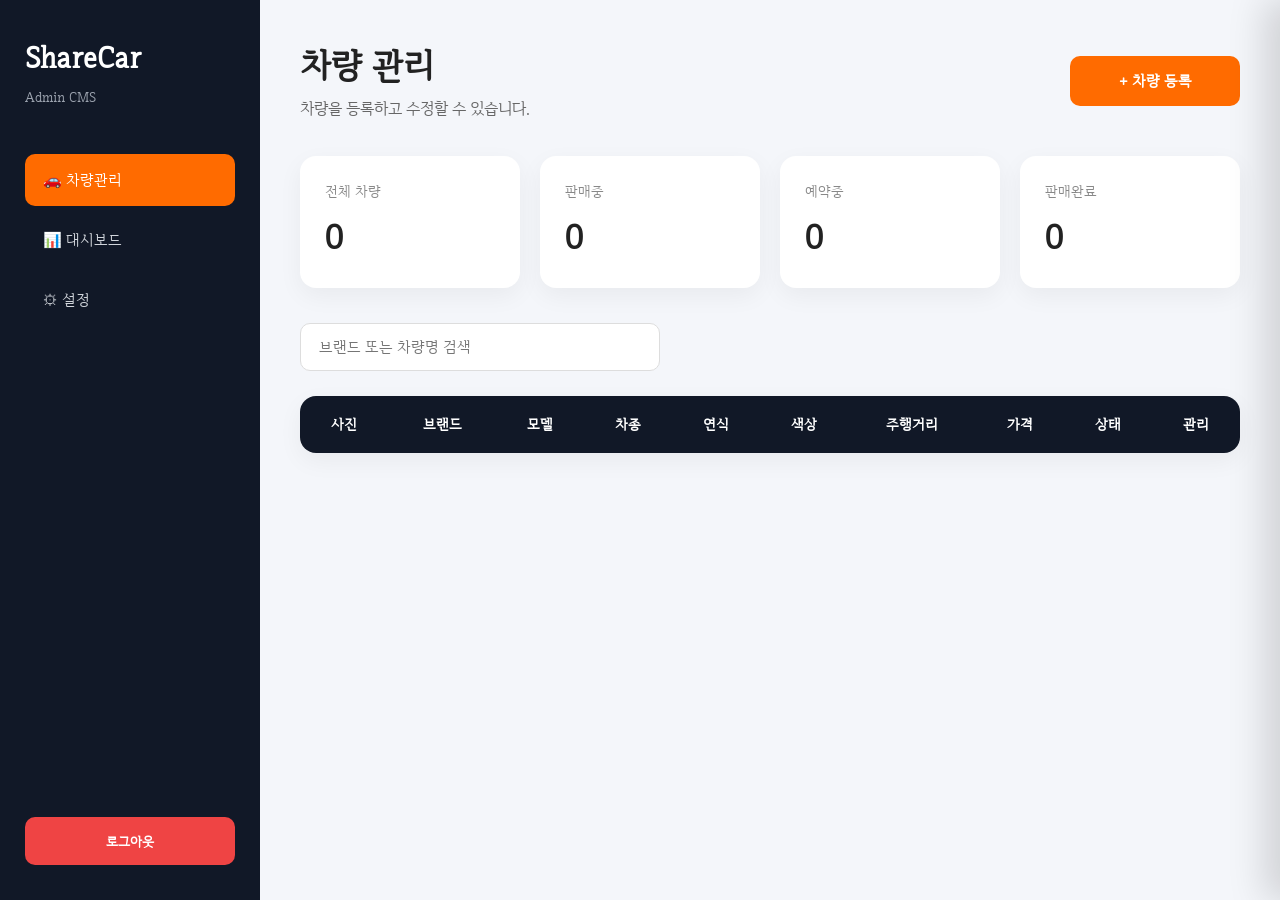
<file: admin/dashboard.html>
<!DOCTYPE html>
<html lang="ko">

<head>

    <meta charset="UTF-8">
    <meta name="viewport" content="width=device-width, initial-scale=1.0">

    <title>ShareCar 관리자</title>

    <link rel="stylesheet" href="../css/base.css">
    <link rel="stylesheet" href="css/admin.css">

</head>

<body>

<div class="admin-layout">

    <!-- ==========================
        Sidebar
    =========================== -->

    <aside class="sidebar">

        <div class="logo">

            <h2>ShareCar</h2>

            <span>Admin CMS</span>

        </div>

        <nav>

            <button class="menu active">

                🚗 차량관리

            </button>

            <button class="menu">

                📊 대시보드

            </button>

            <button class="menu">

                ⚙ 설정

            </button>

        </nav>

        <div class="bottom">

            <button id="logoutBtn">

                로그아웃

            </button>

        </div>

    </aside>

    <!-- ==========================
        Main
    =========================== -->

    <main class="content">

        <header class="page-header">

            <div>

                <h1>차량 관리</h1>

                <p>차량을 등록하고 수정할 수 있습니다.</p>

            </div>

            <button id="addCarBtn">

                + 차량 등록

            </button>

        </header>

        <!-- 통계 -->

        <section class="summary">

            <div class="summary-card">

                <span>전체 차량</span>

                <strong id="totalCount">0</strong>

            </div>

            <div class="summary-card">

                <span>판매중</span>

                <strong id="saleCount">0</strong>

            </div>

            <div class="summary-card">

                <span>예약중</span>

                <strong id="reserveCount">0</strong>

            </div>

            <div class="summary-card">

                <span>판매완료</span>

                <strong id="soldCount">0</strong>

            </div>

        </section>

        <!-- 검색 -->

        <section class="toolbar">

            <input
                id="searchInput"
                type="text"
                placeholder="브랜드 또는 차량명 검색">

        </section>

        <!-- 차량 테이블 -->

        <section class="table-wrap">

            <table>

                <thead>

                    <tr>

                        <th>사진</th>

                        <th>브랜드</th>

                        <th>모델</th>

                        <th>차종</th>

                        <th>연식</th>

                        <th>색상</th>

                        <th>주행거리</th>

                        <th>가격</th>

                        <th>상태</th>

                        <th>관리</th>

                    </tr>

                </thead>

                <tbody id="carTable">

                </tbody>

            </table>

        </section>

    </main>

</div>

<!-- ==========================
등록 슬라이드 패널
========================== -->

<div class="drawer" id="carDrawer">

    <div class="drawer-header">

        <h2>차량 등록</h2>

        <button id="closeDrawer">

            ✕

        </button>

    </div>

    <form id="carForm">

        <label>

    브랜드

    <input
        type="text"
        id="brand"
        list="brandList"
        placeholder="예: BMW">

        </label>

        <datalist id="brandList">

            <option value="BMW">
            <option value="Mercedes-Benz">
            <option value="Audi">
            <option value="Genesis">
            <option value="Porsche">
            <option value="Bentley">
            <option value="Ferrari">
            <option value="Lamborghini">
            <option value="Land Rover">
            <option value="Volvo">
            <option value="Tesla">
            <option value="Mini">

        </datalist>

        <label>

            모델명

            <input
                type="text"
                id="model"
                required>

        </label>

        <label>

            차종

            <input
                type="text"
                id="type"
                required>

        </label>

        <label>

            연식

            <input
                type="text"
                id="year">

        </label>

        <label>

            색상

            <input
                type="text"
                id="color">

        </label>

        <label>

            연료

            <input
                type="text"
                id="fuel">

        </label>

        <label>

            주행거리

            <input
                type="text"
                id="mileage">

        </label>

        <label>

            선납금

            <input
                type="text"
                id="price">

        </label>

        <label>

            상태

            <select id="status">

                <option>판매중</option>

                <option>예약중</option>

                <option>판매완료</option>

            </select>

        </label>
        

        <label>
            <label class="form-check">

    <input
        type="checkbox"
        id="recommend">

    오늘의 추천 차량으로 표시

</label>

이미지 URL

<input
type="text"
id="imageurl">

</label>


<div class="form-group">

    <label>차량 구분</label>

    <div class="origin-selector">

        <input
            type="radio"
            id="origin-domestic"
            name="origin"
            value="국산"
            checked
            hidden>

        <label
            for="origin-domestic"
            class="origin-card">

            🚗 국산차

        </label>

        <input
            type="radio"
            id="origin-import"
            name="origin"
            value="수입"
            hidden>

        <label
            for="origin-import"
            class="origin-card">

            🌍 수입차

        </label>

    </div>

</div>


<!-- <label>

    대표 이미지

    <input
        type="file"
        id="image1"
        accept="image/*">

</label>

<label>

    추가 이미지 1

    <input
        type="file"
        id="image2"
        accept="image/*">

</label>

<label>

    추가 이미지 2

    <input
        type="file"
        id="image3"
        accept="image/*">

</label>

<label>

    추가 이미지 3

    <input
        type="file"
        id="image4"
        accept="image/*">

</label>

<label>

    추가 이미지 4

    <input
        type="file"
        id="image5"
        accept="image/*">

</label> -->
<div class="preview-area">

    <img id="preview1">

    <img id="preview2">

    <img id="preview3">

    <img id="preview4">

    <img id="preview5">

</div>

        <button type="submit">

            차량 등록

        </button>

    </form>

</div>
<!-- 
<script src="../js/api.js"></script>
<script src="../js/admin.js"></script> -->

<div class="drawer-overlay"></div>

<link rel="stylesheet" href="./css/admin.css">

<script src="./js/api.js"></script>
<script src="./js/admin.js"></script>

</body>
</html>
</file>
<file: css/base.css>
@font-face {
    font-family: "EULA_iropke_batang";
    src: url(../assets/fonts/IropkeBatangM.eot);
    src: url(../assets/fonts/IropkeBatangM.woff);

    font-weight: 400;
    font-style: normal;
}
p,li,h1,h2,h3,h5,a,div,body{
    font-family: "EULA_iropke_batang",serif;
}



*,
*::before,
*::after{
    box-sizing:border-box;
}

html{
    scroll-behavior:smooth;
    -webkit-text-size-adjust:100%;
}

body{
    margin:0;
    font-family:"Pretendard", -apple-system, BlinkMacSystemFont, "Segoe UI", sans-serif;
    line-height:1.5;
}


h1,
h2,
h3,
h4,
p,
ul{
    margin:0;
}

ul{
    padding:0;
}

.sr-only{
    position:absolute;
    width:1px;
    height:1px;
    padding:0;
    margin:-1px;
    overflow:hidden;
    clip:rect(0, 0, 0, 0);
    white-space:nowrap;
    border:0;
}
</file>
<file: admin/css/admin.css>
/* ==========================================
   ShareCar Admin CMS
========================================== */

*{
    margin:0;
    padding:0;
    box-sizing:border-box;
}

body{

    font-family:"Pretendard",sans-serif;

    background:#f4f6fa;

    color:#222;

}

button,
input,
select{

    font-family:inherit;

}

button{

    cursor:pointer;

}

/* ==========================
   Layout
========================== */

.admin-layout{

    display:flex;

    width:100%;

    min-height:100vh;

}

/* ==========================
   Sidebar
========================== */

.sidebar{

    width:260px;

    background:#111827;

    color:white;

    display:flex;

    flex-direction:column;

    justify-content:space-between;

    position:fixed;

    left:0;

    top:0;

    bottom:0;

    padding:35px 25px;

}

.logo h2{

    font-size:30px;

    margin-bottom:5px;

}

.logo span{

    color:#9ca3af;

    font-size:14px;

}

/* 메뉴 */

.sidebar nav{

    margin-top:45px;

}

.menu{

    width:100%;

    height:52px;

    border:none;

    background:none;

    color:#d1d5db;

    text-align:left;

    font-size:15px;

    border-radius:10px;

    padding:0 18px;

    transition:.25s;

    margin-bottom:8px;

}

.menu:hover{

    background:#1f2937;

}

.menu.active{

    background:#ff6b00;

    color:white;

}

/* 로그아웃 */

.bottom{

    margin-top:auto;

}

#logoutBtn{

    width:100%;

    height:48px;

    border:none;

    border-radius:10px;

    background:#ef4444;

    color:white;

    font-weight:600;

}

#logoutBtn:hover{

    background:#dc2626;

}

/* ==========================
   Main
========================== */

.content{

    margin-left:260px;

    flex:1;

    padding:40px;

}

.page-header{

    display:flex;

    justify-content:space-between;

    align-items:center;

    margin-bottom:35px;

}

.page-header h1{

    font-size:34px;

    margin-bottom:6px;

}

.page-header p{

    color:#666;

}

/* 등록 버튼 */

#addCarBtn{

    width:170px;

    height:50px;

    border:none;

    border-radius:10px;

    background:#ff6b00;

    color:white;

    font-size:15px;

    font-weight:600;

    transition:.2s;

}

#addCarBtn:hover{

    transform:translateY(-2px);

    box-shadow:0 10px 25px rgba(255,107,0,.25);

}
/* ==========================
   Summary Cards
========================== */

.summary{

    display:grid;

    grid-template-columns:repeat(4,1fr);

    gap:20px;

    margin-bottom:35px;

}

.summary-card{

    background:#fff;

    border-radius:16px;

    padding:25px;

    box-shadow:0 8px 25px rgba(0,0,0,.05);

    transition:.25s;

}

.summary-card:hover{

    transform:translateY(-4px);

}

.summary-card span{

    display:block;

    color:#888;

    font-size:14px;

    margin-bottom:10px;

}

.summary-card strong{

    font-size:34px;

    font-weight:700;

}

/* ==========================
   Toolbar
========================== */

.toolbar{

    display:flex;

    justify-content:space-between;

    align-items:center;

    margin-bottom:25px;

}

#searchInput{

    width:360px;

    height:48px;

    border:1px solid #ddd;

    border-radius:10px;

    padding:0 18px;

    font-size:15px;

    outline:none;

    transition:.2s;

}

#searchInput:focus{

    border-color:#ff6b00;

    box-shadow:0 0 0 4px rgba(255,107,0,.12);

}

/* ==========================
   Table
========================== */

.table-wrap{

    background:#fff;

    border-radius:16px;

    overflow:hidden;

    box-shadow:0 8px 25px rgba(0,0,0,.05);

}

table{

    width:100%;

    border-collapse:collapse;

}

thead{

    background:#111827;

    color:#fff;

}

th{

    padding:18px 15px;

    font-size:14px;

    font-weight:600;

}

td{

    padding:18px 15px;

    text-align:center;

    border-bottom:1px solid #f0f0f0;

    vertical-align:middle;

}

tbody tr{

    transition:.2s;

}

tbody tr:hover{

    background:#fafafa;

}

/* ==========================
   Image
========================== */

td img{

    width:110px;

    height:70px;

    object-fit:cover;

    border-radius:10px;

}

/* ==========================
   Status Badge
========================== */

.status{

    display:inline-flex;

    align-items:center;

    justify-content:center;

    min-width:85px;

    height:34px;

    border-radius:50px;

    font-size:13px;

    font-weight:600;

}

.status.sale{

    background:#dcfce7;

    color:#15803d;

}

.status.reserve{

    background:#fef3c7;

    color:#b45309;

}

.status.sold{

    background:#fee2e2;

    color:#b91c1c;

}

/* ==========================
   Action Buttons
========================== */

.action{

    display:flex;

    justify-content:center;

    gap:8px;

}

.edit-btn{

    width:70px;

    height:36px;

    border:none;

    border-radius:8px;

    background:#2563eb;

    color:#fff;

}

.edit-btn:hover{

    background:#1d4ed8;

}

.delete-btn{

    width:70px;

    height:36px;

    border:none;

    border-radius:8px;

    background:#ef4444;

    color:#fff;

}

.delete-btn:hover{

    background:#dc2626;

}

/* ==========================
   Drawer
========================== */

.drawer{

    position:fixed;

    top:0;

    right:-520px;

    width:520px;

    height:100vh;

    background:#fff;

    box-shadow:-15px 0 35px rgba(0,0,0,.15);

    transition:.35s ease;

    z-index:1000;

    display:flex;

    flex-direction:column;

}

.drawer.open{

    right:0;

}

.drawer-header{

    display:flex;

    justify-content:space-between;

    align-items:center;

    padding:25px 30px;

    border-bottom:1px solid #eee;

}

.drawer-header h2{

    font-size:24px;

}

#closeDrawer{

    width:42px;

    height:42px;

    border:none;

    border-radius:50%;

    background:#f3f4f6;

    font-size:20px;

}

#closeDrawer:hover{

    background:#e5e7eb;

}

/* ==========================
   Form
========================== */

#carForm{

    flex:1;

    overflow-y:auto;

    padding:30px;

}

#carForm label{

    display:flex;

    flex-direction:column;

    gap:8px;

    margin-bottom:18px;

    font-size:14px;

    font-weight:600;

    color:#374151;

}

#carForm input,
#carForm select{

    width:100%;

    height:48px;

    border:1px solid #d1d5db;

    border-radius:10px;

    padding:0 15px;

    font-size:15px;

    transition:.2s;

    background:#fff;

}

#carForm input:focus,
#carForm select:focus{

    outline:none;

    border-color:#ff6b00;

    box-shadow:0 0 0 4px rgba(255,107,0,.15);

}

#carForm button[type="submit"]{

    width:100%;

    height:52px;

    margin-top:20px;

    border:none;

    border-radius:10px;

    background:#ff6b00;

    color:#fff;

    font-size:16px;

    font-weight:700;

    transition:.25s;

}

#carForm button[type="submit"]:hover{

    background:#e85d00;

    transform:translateY(-2px);

}

/* ==========================
   Overlay
========================== */

.drawer-overlay{

    position:fixed;

    inset:0;

    background:rgba(0,0,0,.45);

    opacity:0;

    visibility:hidden;

    transition:.3s;

    z-index:999;

}

.drawer-overlay.show{

    opacity:1;

    visibility:visible;

}

/* ==========================
   Scrollbar
========================== */

#carForm::-webkit-scrollbar{

    width:8px;

}

#carForm::-webkit-scrollbar-thumb{

    background:#d1d5db;

    border-radius:10px;

}

/* ==========================
   Responsive
========================== */

.origin-selector{

    display:flex;

    gap:14px;

    margin-top:10px;

}

.origin-card{

    flex:1;

    padding:18px;

    border:2px solid #ddd;

    border-radius:16px;

    text-align:center;

    font-weight:700;

    cursor:pointer;

    transition:.25s;

    user-select:none;

}

.origin-card:hover{

    border-color:#ff6b00;

    transform:translateY(-2px);

}

input[name="origin"]:checked + .origin-card{

    background:#ff6b00;

    color:#fff;

    border-color:#ff6b00;

    box-shadow:0 10px 25px rgba(255,107,0,.25);

}

/**88***/




@media (max-width:1200px){

    .summary{

        grid-template-columns:repeat(2,1fr);

    }

}

@media (max-width:900px){

    .sidebar{

        width:90px;

        padding:20px 10px;

    }

    .logo span,
    .menu{

        font-size:0;

    }

    .content{

        margin-left:90px;

    }

}

@media (max-width:768px){

    .content{

        margin-left:0;

        padding:20px;

    }

    .sidebar{

        display:none;

    }

    .summary{

        grid-template-columns:1fr;

    }

    .table-wrap{

        overflow:auto;

    }

    .drawer{

        width:100%;

    }

}

.preview-area{

    display:grid;

    grid-template-columns:repeat(5,1fr);

    gap:10px;

    margin-top:15px;

}

.preview-area img{

    width:100%;

    aspect-ratio:1;

    object-fit:cover;

    border-radius:10px;

    border:1px solid #ddd;

    display:none;

}
</file>
